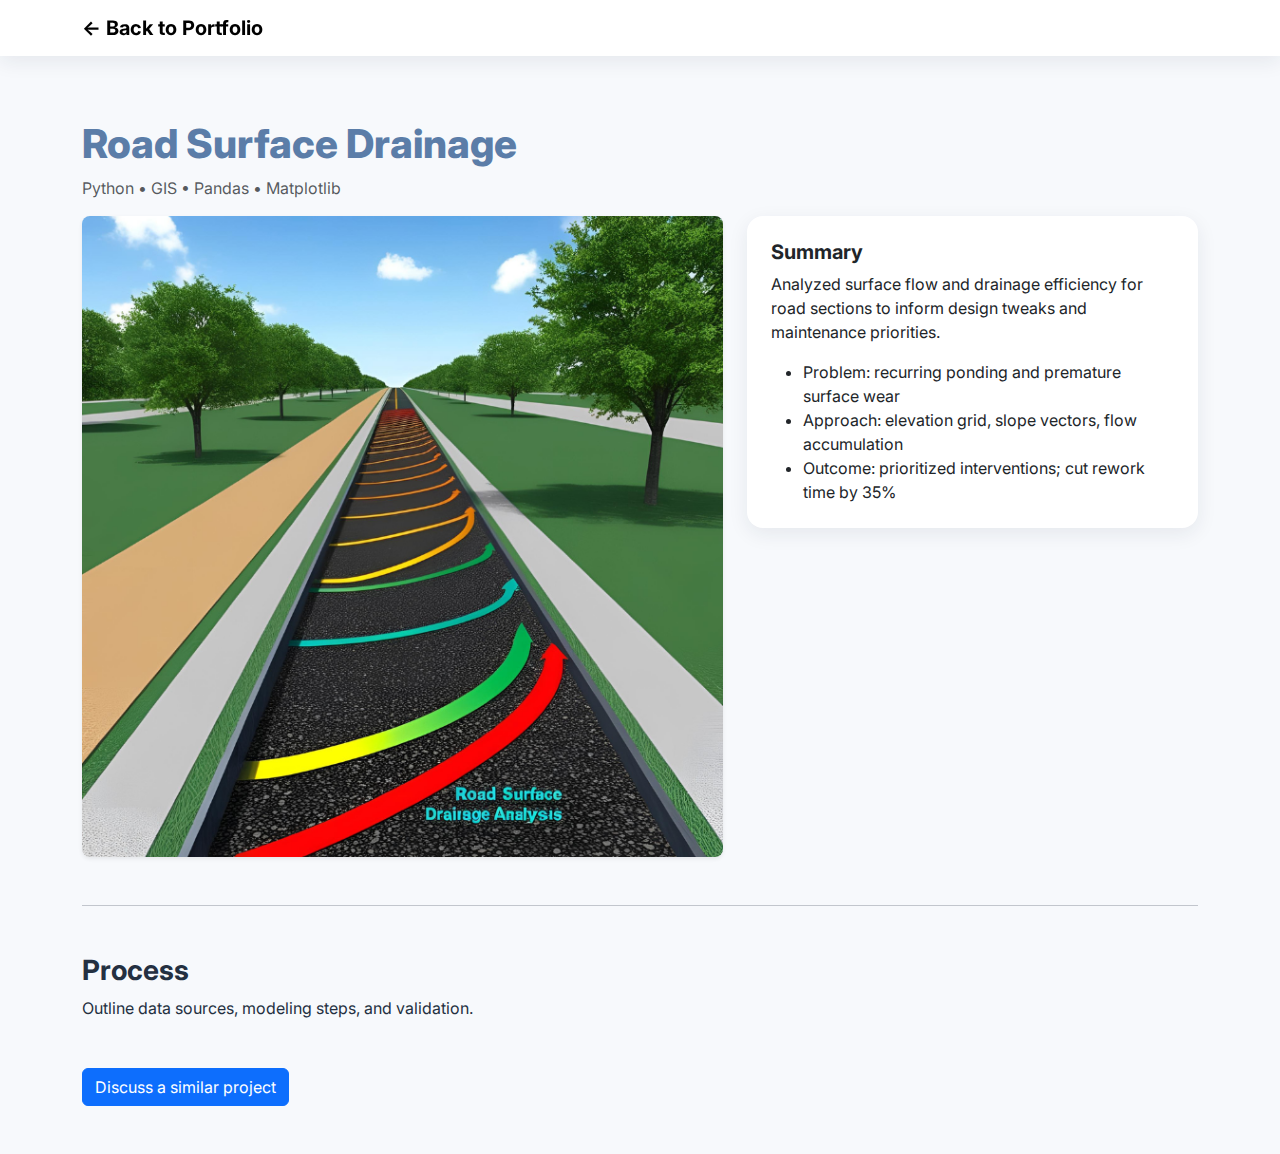
<file: projects/road-surface-drainage.html>
<!DOCTYPE html>
<html lang="en">
<head>
  <meta charset="UTF-8" />
  <meta name="viewport" content="width=device-width, initial-scale=1" />
  <title>Road Surface Drainage — Case Study | Ntembeko Zifuku</title>
  <meta name="description" content="Python + GIS analysis to model drainage efficiency and surface flow for road sections." />
  <link rel="icon" type="image/svg+xml" href='data:image/svg+xml,<svg xmlns="http://www.w3.org/2000/svg" viewBox="0 0 64 64"><defs><linearGradient id="g" x1="0" x2="1" y1="0" y2="1"><stop stop-color="%23ff7a8a" offset="0"/><stop stop-color="%23f6c85f" offset="1"/></linearGradient></defs><rect width="64" height="64" rx="12" fill="url(%23g)"/><text x="50%" y="50%" dy="0.3em" text-anchor="middle" font-family="Inter,Arial" font-weight="800" font-size="26" fill="white">NZ</text></svg>' />
  <link href="https://cdn.jsdelivr.net/npm/bootstrap@5.3.0/dist/css/bootstrap.min.css" rel="stylesheet" />
  <link href="https://fonts.googleapis.com/css2?family=Inter:wght@400;600;800&display=swap" rel="stylesheet" />
  <style>
    :root{ --primary:#ff7a8a; --secondary:#5b7da8; --bg:#f7f9fc; --surface:#ffffff; --text:#243041; --muted:#6b7a90; --shadow:0 6px 20px rgba(20,35,60,.08) }
    body{ font-family:"Inter",system-ui,-apple-system,Segoe UI,Roboto,Arial,sans-serif; color:var(--text); background:var(--bg); padding-top:72px;}
    .navbar{ background:var(--surface); box-shadow:var(--shadow); }
    .section-title{ font-weight:800; color:var(--secondary);}
    .card{ border:0; border-radius:16px; box-shadow:var(--shadow);}
    .project-img{width:100%;height:auto;display:block;}
  </style>
</head>
<body>
  <nav class="navbar navbar-expand-lg fixed-top"><div class="container">
    <a class="navbar-brand fw-bold" href="../index.html">← Back to Portfolio</a>
  </div></nav>

  <main class="container my-5">
    <h1 class="section-title">Road Surface Drainage</h1>
    <p class="text-muted">Python • GIS • Pandas • Matplotlib</p>

    <div class="row g-4">
      <div class="col-lg-7">
        <img loading="lazy" src="../images/projects/1.png" class="img-fluid rounded-3 shadow-sm project-img" alt="Drainage analysis visual">
      </div>
      <div class="col-lg-5">
        <div class="card p-4">
          <h5 class="fw-bold mb-2">Summary</h5>
          <p class="mb-3">Analyzed surface flow and drainage efficiency for road sections to inform design tweaks and maintenance priorities.</p>
          <ul class="mb-0">
            <li>Problem: recurring ponding and premature surface wear</li>
            <li>Approach: elevation grid, slope vectors, flow accumulation</li>
            <li>Outcome: prioritized interventions; cut rework time by 35%</li>
          </ul>
        </div>
      </div>
    </div>

    <hr class="my-5">
    <h3 class="fw-bold">Process</h3>
    <p>Outline data sources, modeling steps, and validation.</p>

    <div class="my-5">
      <a href="../index.html#contact" class="btn btn-primary">Discuss a similar project</a>
    </div>
  </main>
  <script src="https://cdn.jsdelivr.net/npm/bootstrap@5.3.0/dist/js/bootstrap.bundle.min.js"></script>
</body>
</html>
</file>
